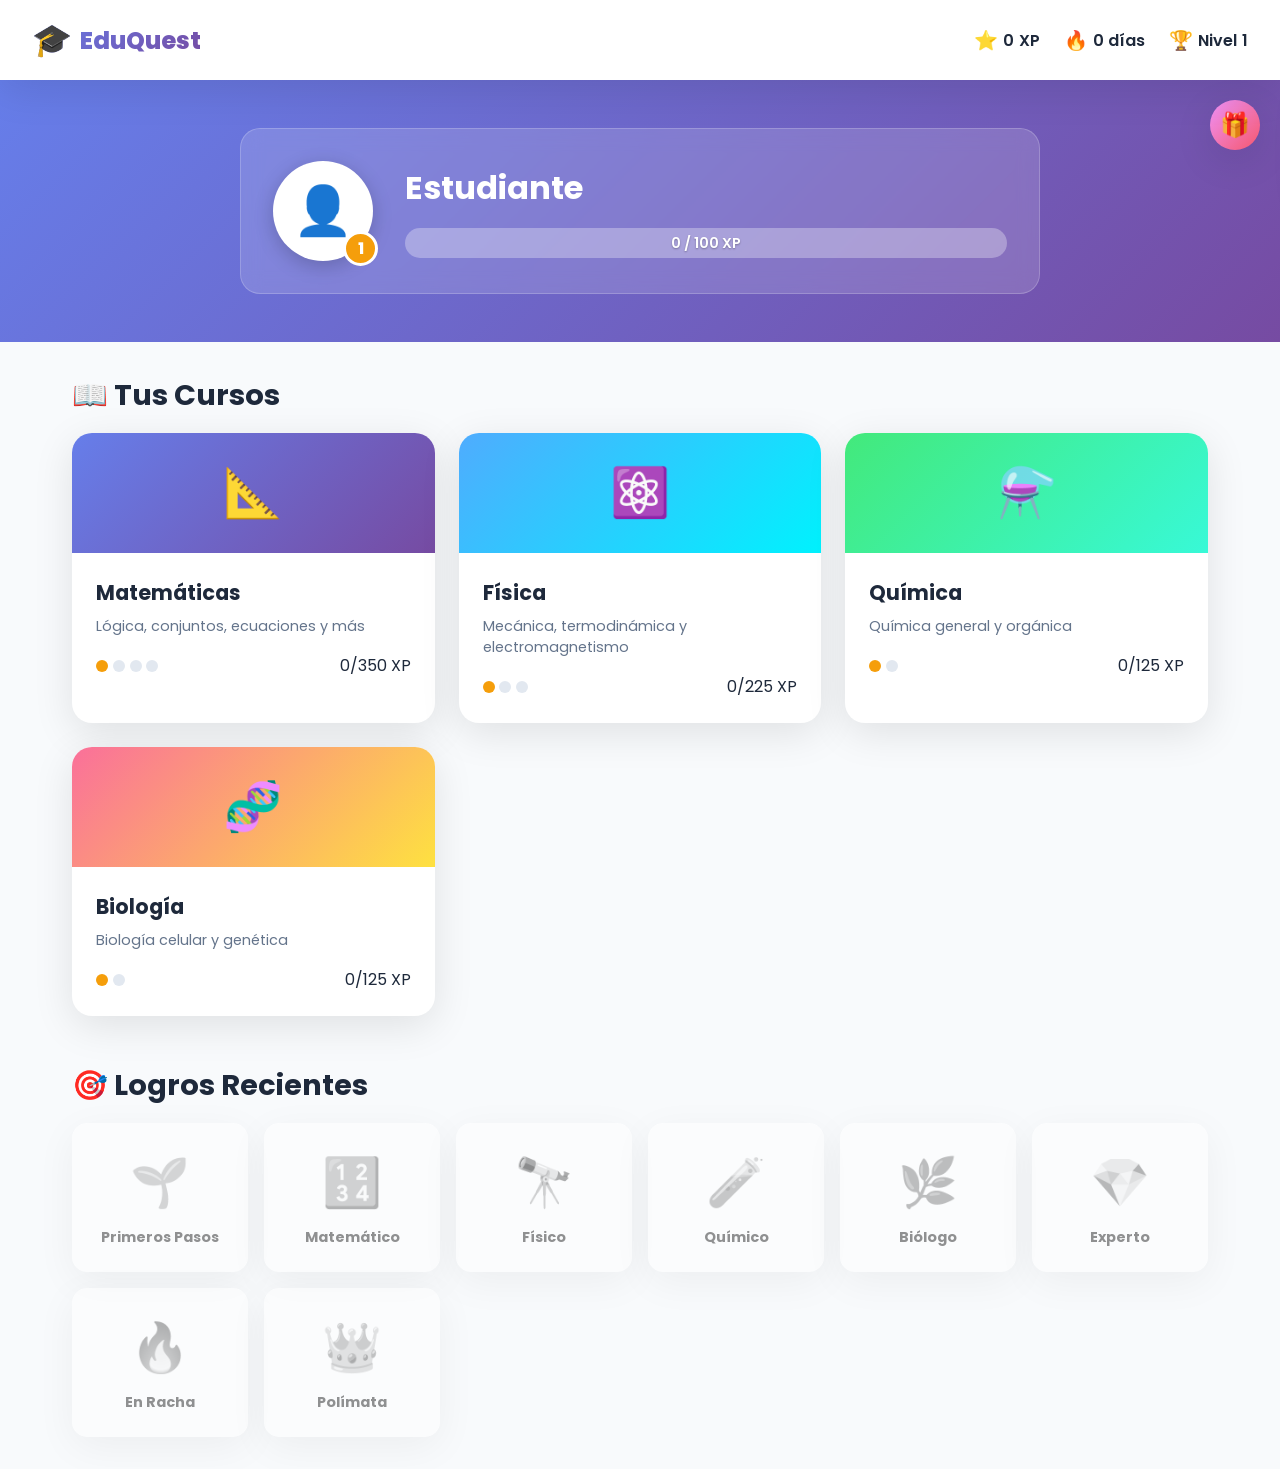
<file: index.html>
<!DOCTYPE html>
<html lang="es">
<head>
    <meta charset="UTF-8">
    <meta name="viewport" content="width=device-width, initial-scale=1.0">
    <title>EduQuest - Aprende Jugando</title>
    <link rel="stylesheet" href="css/style.css">
    <link href="https://fonts.googleapis.com/css2?family=Poppins:wght@300;400;600;700;800&display=swap" rel="stylesheet">
</head>
<body>
    <nav class="navbar">
        <div class="logo">
            <span class="logo-icon">🎓</span>
            <span class="logo-text">EduQuest</span>
        </div>
        <div class="user-stats">
            <div class="stat"><span class="stat-icon">⭐</span><span id="user-xp">0</span> XP</div>
            <div class="stat"><span class="stat-icon">🔥</span><span id="user-streak">0</span> días</div>
            <div class="stat"><span class="stat-icon">🏆</span>Nivel <span id="user-level">1</span></div>
        </div>
    </nav>

    <header class="hero">
        <div class="profile-card">
            <div class="avatar-container">
                <div class="avatar" id="user-avatar">👤</div>
                <div class="level-badge" id="level-badge">1</div>
            </div>
            <div class="profile-info">
                <h1 id="user-name">Estudiante</h1>
                <div class="progress-bar-container">
                    <div class="progress-bar" id="xp-progress"></div>
                    <span class="progress-text" id="xp-text">0 / 100 XP</span>
                </div>
            </div>
        </div>
    </header>

    <main class="courses-container">
        <h2 class="section-title">📖 Tus Cursos</h2>
        <div class="courses-grid" id="courses-grid"></div>
        <h2 class="section-title">🎯 Logros Recientes</h2>
        <div class="achievements-grid" id="achievements-grid"></div>
    </main>

    <aside class="rewards-panel" id="rewards-panel">
        <h3>🎁 Recompensas Desbloqueadas</h3>
        <div class="rewards-list" id="rewards-list"></div>
    </aside>

    <div class="achievement-popup" id="achievement-popup">
        <div class="popup-content">
            <div class="popup-icon" id="popup-icon">🏆</div>
            <h3 id="popup-title">¡Logro Desbloqueado!</h3>
            <p id="popup-desc">Descripción del logro</p>
            <button onclick="closePopup()">¡Genial!</button>
        </div>
    </div>

    <script src="js/app.js"></script>
</body>
</html>
</file>
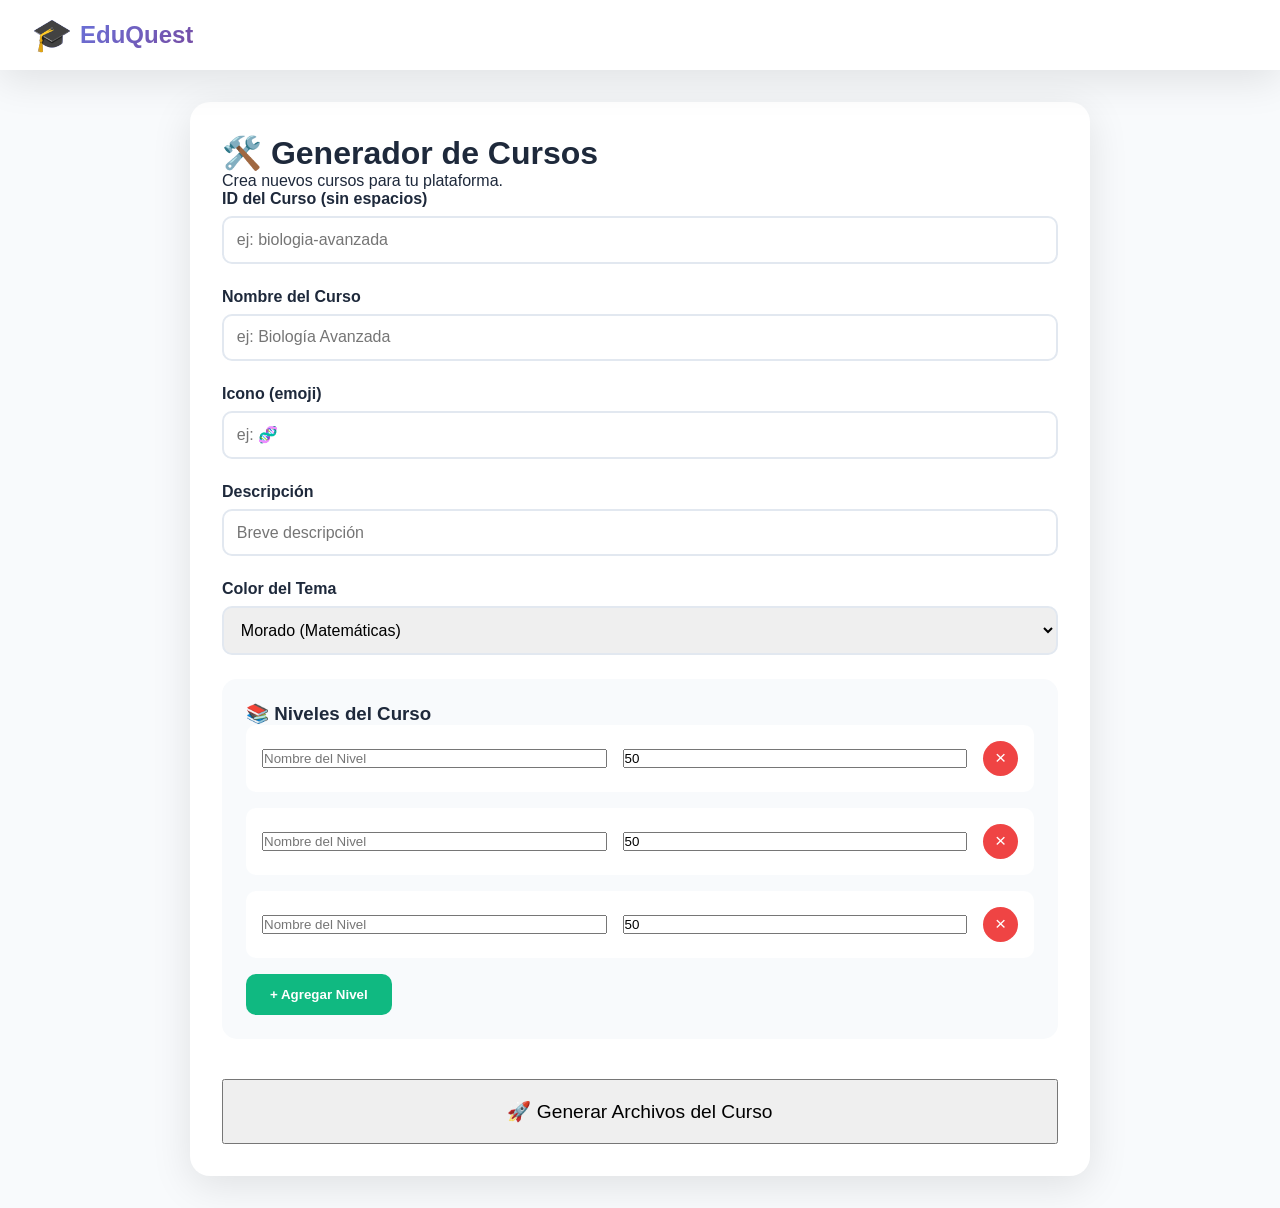
<file: generador.html>
<!DOCTYPE html>
<html lang="es">
<head>
    <meta charset="UTF-8">
    <meta name="viewport" content="width=device-width, initial-scale=1.0">
    <title>Generador de Cursos - EduQuest</title>
    <link rel="stylesheet" href="css/style.css">
    <style>
        .generator-container {
            max-width: 900px;
            margin: 2rem auto;
            padding: 2rem;
            background: white;
            border-radius: 20px;
            box-shadow: var(--shadow);
        }
        
        .form-group {
            margin-bottom: 1.5rem;
        }
        
        .form-group label {
            display: block;
            font-weight: 600;
            margin-bottom: 0.5rem;
            color: var(--dark);
        }
        
        .form-group input, .form-group textarea, .form-group select {
            width: 100%;
            padding: 0.8rem;
            border: 2px solid #e2e8f0;
            border-radius: 10px;
            font-family: inherit;
            font-size: 1rem;
            transition: border-color 0.2s;
        }
        
        .form-group input:focus, .form-group textarea:focus {
            outline: none;
            border-color: var(--primary);
        }
        
        .levels-builder {
            background: var(--light);
            padding: 1.5rem;
            border-radius: 15px;
            margin: 1.5rem 0;
        }
        
        .level-item {
            background: white;
            padding: 1rem;
            border-radius: 10px;
            margin-bottom: 1rem;
            display: grid;
            grid-template-columns: 1fr 1fr auto;
            gap: 1rem;
            align-items: center;
        }
        
        .btn-add {
            background: var(--success);
            color: white;
            border: none;
            padding: 0.8rem 1.5rem;
            border-radius: 10px;
            cursor: pointer;
            font-weight: 600;
        }
        
        .btn-remove {
            background: var(--danger);
            color: white;
            border: none;
            width: 35px;
            height: 35px;
            border-radius: 50%;
            cursor: pointer;
            font-size: 1.2rem;
        }
        
        .btn-generate {
            width: 100%;
            padding: 1.2rem;
            font-size: 1.2rem;
            margin-top: 1rem;
        }
        
        .output-section {
            margin-top: 2rem;
            padding: 1.5rem;
            background: #1e293b;
            color: #e2e8f0;
            border-radius: 15px;
            overflow-x: auto;
            display: none;
        }
        
        .output-section pre {
            white-space: pre-wrap;
        }
    </style>
</head>
<body>
    <nav class="navbar">
        <div class="logo" onclick="window.location.href='index.html'" style="cursor:pointer">
            <span class="logo-icon">🎓</span>
            <span class="logo-text">EduQuest</span>
        </div>
    </nav>

    <div class="generator-container">
        <h1>🛠️ Generador de Cursos</h1>
        <p>Crea nuevos cursos para tu plataforma.</p>

        <div class="form-group">
            <label>ID del Curso (sin espacios)</label>
            <input type="text" id="course-id" placeholder="ej: biologia-avanzada">
        </div>

        <div class="form-group">
            <label>Nombre del Curso</label>
            <input type="text" id="course-name" placeholder="ej: Biología Avanzada">
        </div>

        <div class="form-group">
            <label>Icono (emoji)</label>
            <input type="text" id="course-icon" placeholder="ej: 🧬" maxlength="2">
        </div>

        <div class="form-group">
            <label>Descripción</label>
            <input type="text" id="course-desc" placeholder="Breve descripción">
        </div>

        <div class="form-group">
            <label>Color del Tema</label>
            <select id="course-color">
                <option value="course-math">Morado (Matemáticas)</option>
                <option value="course-physics">Azul (Física)</option>
                <option value="course-chem">Verde (Química)</option>
                <option value="course-bio">Rosa (Biología)</option>
            </select>
        </div>

        <div class="levels-builder">
            <h3>📚 Niveles del Curso</h3>
            <div id="levels-container"></div>
            <button class="btn-add" onclick="addLevel()">+ Agregar Nivel</button>
        </div>

        <button class="btn-primary btn-generate" onclick="generateCourse()">
            🚀 Generar Archivos del Curso
        </button>

        <div class="output-section" id="output">
            <h3>📄 Archivos Generados</h3>
            <pre id="output-content"></pre>
        </div>
    </div>

    <script>
        let levelCount = 0;

        function addLevel() {
            levelCount++;
            const container = document.getElementById('levels-container');
            const div = document.createElement('div');
            div.className = 'level-item';
            div.innerHTML = `
                <input type="text" placeholder="Nombre del Nivel" class="level-name">
                <input type="number" placeholder="XP" class="level-xp" value="50" min="10" max="500">
                <button class="btn-remove" onclick="this.parentElement.remove()">×</button>
            `;
            container.appendChild(div);
        }

        function generateCourse() {
            const id = document.getElementById('course-id').value;
            const name = document.getElementById('course-name').value;
            const icon = document.getElementById('course-icon').value;
            const desc = document.getElementById('course-desc').value;
            const color = document.getElementById('course-color').value;

            if (!id || !name) {
                alert('Completa al menos el ID y nombre del curso');
                return;
            }

            const levels = [];
            document.querySelectorAll('.level-item').forEach((item, idx) => {
                const levelName = item.querySelector('.level-name').value;
                const xp = item.querySelector('.level-xp').value;
                if (levelName) {
                    levels.push({
                        id: `${id}-${idx+1}`,
                        name: levelName,
                        xp: parseInt(xp) || 50,
                        content: `cursos/${id}/nivel-${idx+1}.md`
                    });
                }
            });

            if (levels.length === 0) {
                alert('Agrega al menos un nivel');
                return;
            }

            const config = { id, name, icon, desc, color, levels };

            let outputText = `=== ESTRUCTURA ===\n\n`;
            outputText += `cursos/${id}/\n`;
            outputText += `├── config.json\n`;
            levels.forEach((l, i) => {
                outputText += `├── nivel-${i+1}.md\n`;
            });
            
            outputText += `\n=== config.json ===\n`;
            outputText += JSON.stringify(config, null, 2);
            
            outputText += `\n\n=== INSTRUCCIONES ===\n`;
            outputText += `1. Crea la carpeta: cursos/${id}/\n`;
            outputText += `2. Guarda config.json en esa carpeta\n`;
            outputText += `3. Crea un archivo .md por cada nivel\n`;
            outputText += `4. Agrega el curso al array en js/app.js\n`;
            outputText += `5. Sube todo a GitHub Pages`;

            document.getElementById('output-content').textContent = outputText;
            document.getElementById('output').style.display = 'block';
        }

        addLevel();
        addLevel();
        addLevel();
    </script>
</body>
</html>
</file>
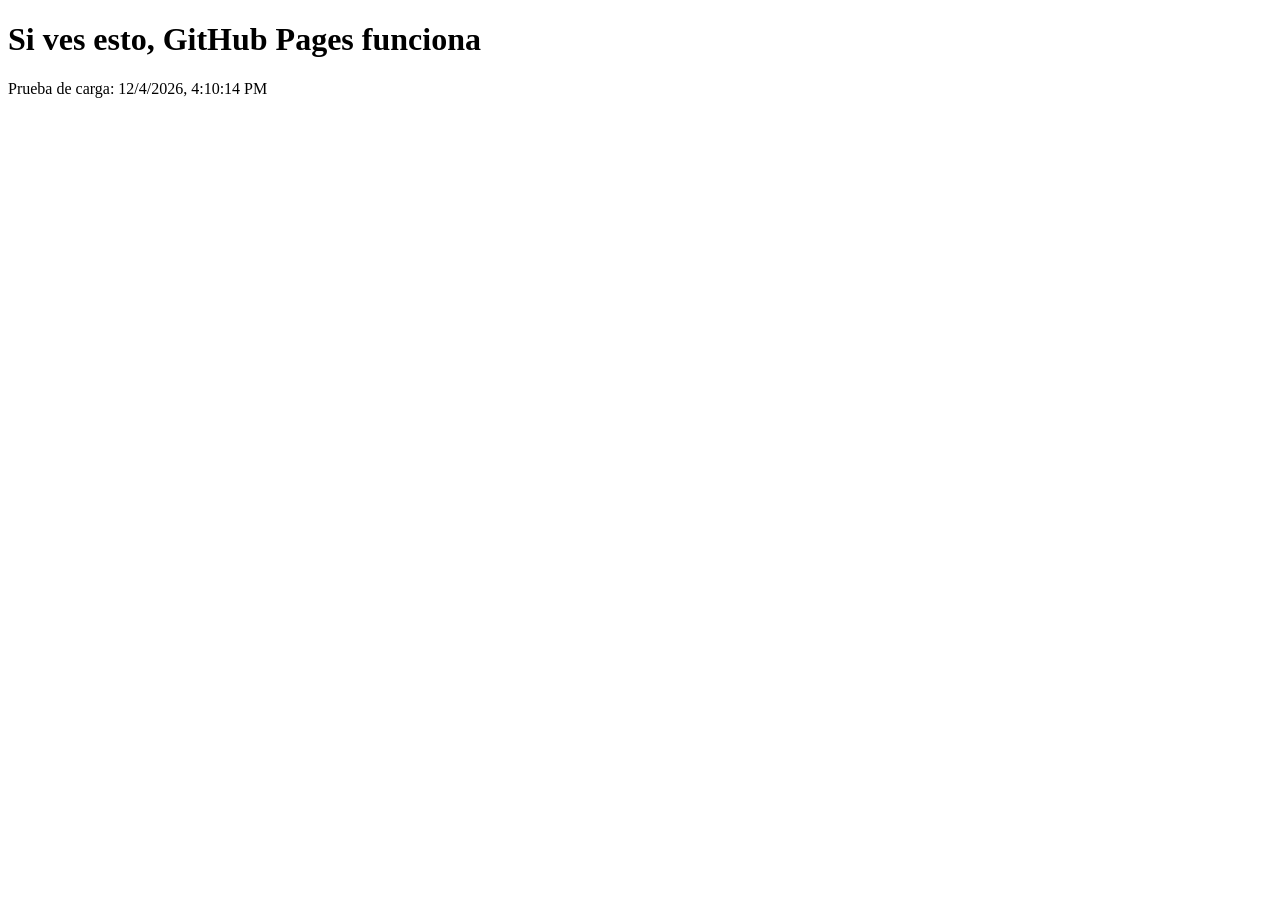
<file: test.html>
<!DOCTYPE html>
<html>
<head><title>Test</title></head>
<body>
<h1>Si ves esto, GitHub Pages funciona</h1>
<p>Prueba de carga: <span id="hora"></span></p>
<script>
document.getElementById('hora').textContent = new Date().toLocaleString();
</script>
</body>
</html>
</file>
<file: css/style.css>
:root {
    --primary: #6366f1;
    --primary-dark: #4f46e5;
    --secondary: #ec4899;
    --accent: #f59e0b;
    --success: #10b981;
    --warning: #f59e0b;
    --danger: #ef4444;
    --dark: #1e293b;
    --light: #f8fafc;
    --gradient-1: linear-gradient(135deg, #667eea 0%, #764ba2 100%);
    --gradient-2: linear-gradient(135deg, #f093fb 0%, #f5576c 100%);
    --gradient-3: linear-gradient(135deg, #4facfe 0%, #00f2fe 100%);
    --shadow: 0 10px 40px rgba(0,0,0,0.1);
    --shadow-hover: 0 20px 60px rgba(0,0,0,0.15);
}

* {
    margin: 0;
    padding: 0;
    box-sizing: border-box;
}

body {
    font-family: 'Poppins', sans-serif;
    background: var(--light);
    color: var(--dark);
    min-height: 100vh;
}

.navbar {
    background: white;
    padding: 1rem 2rem;
    display: flex;
    justify-content: space-between;
    align-items: center;
    box-shadow: var(--shadow);
    position: sticky;
    top: 0;
    z-index: 100;
}

.logo {
    display: flex;
    align-items: center;
    gap: 0.5rem;
    font-size: 1.5rem;
    font-weight: 800;
    background: var(--gradient-1);
    -webkit-background-clip: text;
    -webkit-text-fill-color: transparent;
}

.logo-icon {
    font-size: 2rem;
    -webkit-text-fill-color: initial;
}

.user-stats {
    display: flex;
    gap: 1.5rem;
}

.stat {
    display: flex;
    align-items: center;
    gap: 0.3rem;
    font-weight: 600;
    color: var(--dark);
}

.stat-icon {
    font-size: 1.2rem;
}

.hero {
    background: var(--gradient-1);
    padding: 3rem 2rem;
    color: white;
}

.profile-card {
    max-width: 800px;
    margin: 0 auto;
    display: flex;
    align-items: center;
    gap: 2rem;
    background: rgba(255,255,255,0.15);
    backdrop-filter: blur(10px);
    padding: 2rem;
    border-radius: 20px;
    border: 1px solid rgba(255,255,255,0.2);
}

.avatar-container {
    position: relative;
}

.avatar {
    width: 100px;
    height: 100px;
    background: white;
    border-radius: 50%;
    display: flex;
    align-items: center;
    justify-content: center;
    font-size: 3rem;
    box-shadow: 0 5px 20px rgba(0,0,0,0.2);
}

.level-badge {
    position: absolute;
    bottom: -5px;
    right: -5px;
    background: var(--accent);
    color: white;
    width: 35px;
    height: 35px;
    border-radius: 50%;
    display: flex;
    align-items: center;
    justify-content: center;
    font-weight: 800;
    font-size: 1rem;
    border: 3px solid white;
}

.profile-info {
    flex: 1;
}

.profile-info h1 {
    font-size: 2rem;
    margin-bottom: 1rem;
}

.progress-bar-container {
    background: rgba(255,255,255,0.3);
    height: 30px;
    border-radius: 15px;
    overflow: hidden;
    position: relative;
}

.progress-bar {
    height: 100%;
    background: linear-gradient(90deg, var(--accent), var(--secondary));
    border-radius: 15px;
    transition: width 0.5s ease;
    width: 0%;
}

.progress-text {
    position: absolute;
    top: 50%;
    left: 50%;
    transform: translate(-50%, -50%);
    font-weight: 600;
    font-size: 0.9rem;
    text-shadow: 0 1px 2px rgba(0,0,0,0.3);
}

.courses-container {
    max-width: 1200px;
    margin: 2rem auto;
    padding: 0 2rem;
}

.section-title {
    font-size: 1.8rem;
    margin: 2rem 0 1rem;
    display: flex;
    align-items: center;
    gap: 0.5rem;
}

.courses-grid {
    display: grid;
    grid-template-columns: repeat(auto-fill, minmax(300px, 1fr));
    gap: 1.5rem;
    margin-bottom: 3rem;
}

.course-card {
    background: white;
    border-radius: 20px;
    overflow: hidden;
    box-shadow: var(--shadow);
    transition: all 0.3s ease;
    cursor: pointer;
    position: relative;
}

.course-card:hover {
    transform: translateY(-10px);
    box-shadow: var(--shadow-hover);
}

.course-header {
    height: 120px;
    display: flex;
    align-items: center;
    justify-content: center;
    font-size: 3rem;
    position: relative;
}

.course-math { background: var(--gradient-1); }
.course-physics { background: var(--gradient-3); }
.course-chem { background: linear-gradient(135deg, #43e97b 0%, #38f9d7 100%); }
.course-bio { background: linear-gradient(135deg, #fa709a 0%, #fee140 100%); }

.course-body {
    padding: 1.5rem;
}

.course-title {
    font-size: 1.3rem;
    font-weight: 700;
    margin-bottom: 0.5rem;
}

.course-desc {
    color: #64748b;
    font-size: 0.9rem;
    margin-bottom: 1rem;
}

.course-meta {
    display: flex;
    justify-content: space-between;
    align-items: center;
}

.course-levels {
    display: flex;
    gap: 0.3rem;
}

.level-dot {
    width: 12px;
    height: 12px;
    border-radius: 50%;
    background: #e2e8f0;
    transition: all 0.3s;
}

.level-dot.completed {
    background: var(--success);
    box-shadow: 0 0 10px var(--success);
}

.level-dot.current {
    background: var(--accent);
    animation: pulse 2s infinite;
}

@keyframes pulse {
    0%, 100% { transform: scale(1); }
    50% { transform: scale(1.2); }
}

.completed-badge {
    position: absolute;
    top: 10px;
    right: 10px;
    background: var(--success);
    color: white;
    padding: 0.3rem 0.8rem;
    border-radius: 20px;
    font-size: 0.8rem;
    font-weight: 700;
    display: none;
}

.course-card.completed .completed-badge {
    display: block;
}

.achievements-grid {
    display: grid;
    grid-template-columns: repeat(auto-fill, minmax(150px, 1fr));
    gap: 1rem;
}

.achievement-card {
    background: white;
    border-radius: 15px;
    padding: 1.5rem;
    text-align: center;
    box-shadow: var(--shadow);
    transition: all 0.3s;
    opacity: 0.5;
    filter: grayscale(1);
}

.achievement-card.unlocked {
    opacity: 1;
    filter: grayscale(0);
    animation: achievementUnlock 0.6s ease;
}

@keyframes achievementUnlock {
    0% { transform: scale(0.5) rotate(-10deg); }
    50% { transform: scale(1.1) rotate(5deg); }
    100% { transform: scale(1) rotate(0); }
}

.achievement-icon {
    font-size: 3rem;
    margin-bottom: 0.5rem;
}

.achievement-name {
    font-weight: 700;
    font-size: 0.9rem;
}

.rewards-panel {
    position: fixed;
    right: -350px;
    top: 80px;
    width: 320px;
    background: white;
    box-shadow: var(--shadow);
    border-radius: 20px 0 0 20px;
    padding: 1.5rem;
    transition: right 0.3s ease;
    z-index: 99;
    max-height: 80vh;
    overflow-y: auto;
}

.rewards-panel.active {
    right: 0;
}

.rewards-panel h3 {
    margin-bottom: 1rem;
    color: var(--primary);
}

.reward-item {
    display: flex;
    align-items: center;
    gap: 1rem;
    padding: 1rem;
    background: var(--light);
    border-radius: 12px;
    margin-bottom: 0.8rem;
    animation: slideIn 0.4s ease;
}

@keyframes slideIn {
    from { transform: translateX(50px); opacity: 0; }
    to { transform: translateX(0); opacity: 1; }
}

.reward-icon {
    font-size: 2rem;
}

.reward-info h4 {
    font-size: 0.95rem;
    margin-bottom: 0.2rem;
}

.reward-info p {
    font-size: 0.8rem;
    color: #64748b;
}

.achievement-popup {
    position: fixed;
    top: 0;
    left: 0;
    width: 100%;
    height: 100%;
    background: rgba(0,0,0,0.5);
    display: none;
    align-items: center;
    justify-content: center;
    z-index: 1000;
    backdrop-filter: blur(5px);
}

.achievement-popup.active {
    display: flex;
    animation: fadeIn 0.3s ease;
}

.popup-content {
    background: white;
    padding: 3rem;
    border-radius: 25px;
    text-align: center;
    max-width: 400px;
    box-shadow: 0 25px 50px rgba(0,0,0,0.25);
    animation: popupBounce 0.5s ease;
}

@keyframes popupBounce {
    0% { transform: scale(0.3); }
    50% { transform: scale(1.05); }
    100% { transform: scale(1); }
}

.popup-icon {
    font-size: 5rem;
    margin-bottom: 1rem;
    animation: float 3s ease-in-out infinite;
}

@keyframes float {
    0%, 100% { transform: translateY(0); }
    50% { transform: translateY(-10px); }
}

.popup-content h3 {
    font-size: 1.5rem;
    margin-bottom: 0.5rem;
    color: var(--dark);
}

.popup-content p {
    color: #64748b;
    margin-bottom: 1.5rem;
}

.popup-content button {
    background: var(--gradient-1);
    color: white;
    border: none;
    padding: 1rem 2rem;
    border-radius: 30px;
    font-size: 1rem;
    font-weight: 700;
    cursor: pointer;
    transition: transform 0.2s;
}

.popup-content button:hover {
    transform: scale(1.05);
}

.rewards-toggle {
    position: fixed;
    right: 20px;
    top: 100px;
    background: var(--gradient-2);
    color: white;
    width: 50px;
    height: 50px;
    border-radius: 50%;
    display: flex;
    align-items: center;
    justify-content: center;
    font-size: 1.5rem;
    cursor: pointer;
    box-shadow: var(--shadow);
    z-index: 98;
    border: none;
    transition: transform 0.2s;
}

.rewards-toggle:hover {
    transform: scale(1.1);
}

.confetti {
    position: fixed;
    width: 10px;
    height: 10px;
    top: -10px;
    animation: confetti-fall 3s linear forwards;
    z-index: 999;
}

@keyframes confetti-fall {
    to {
        transform: translateY(100vh) rotate(720deg);
        opacity: 0;
    }
}

@media (max-width: 768px) {
    .profile-card {
        flex-direction: column;
        text-align: center;
    }
    
    .courses-grid {
        grid-template-columns: 1fr;
    }
    
    .user-stats {
        gap: 0.8rem;
        font-size: 0.85rem;
    }
    
    .rewards-panel {
        width: 100%;
        right: -100%;
        border-radius: 0;
        top: 70px;
    }
}
</file>
